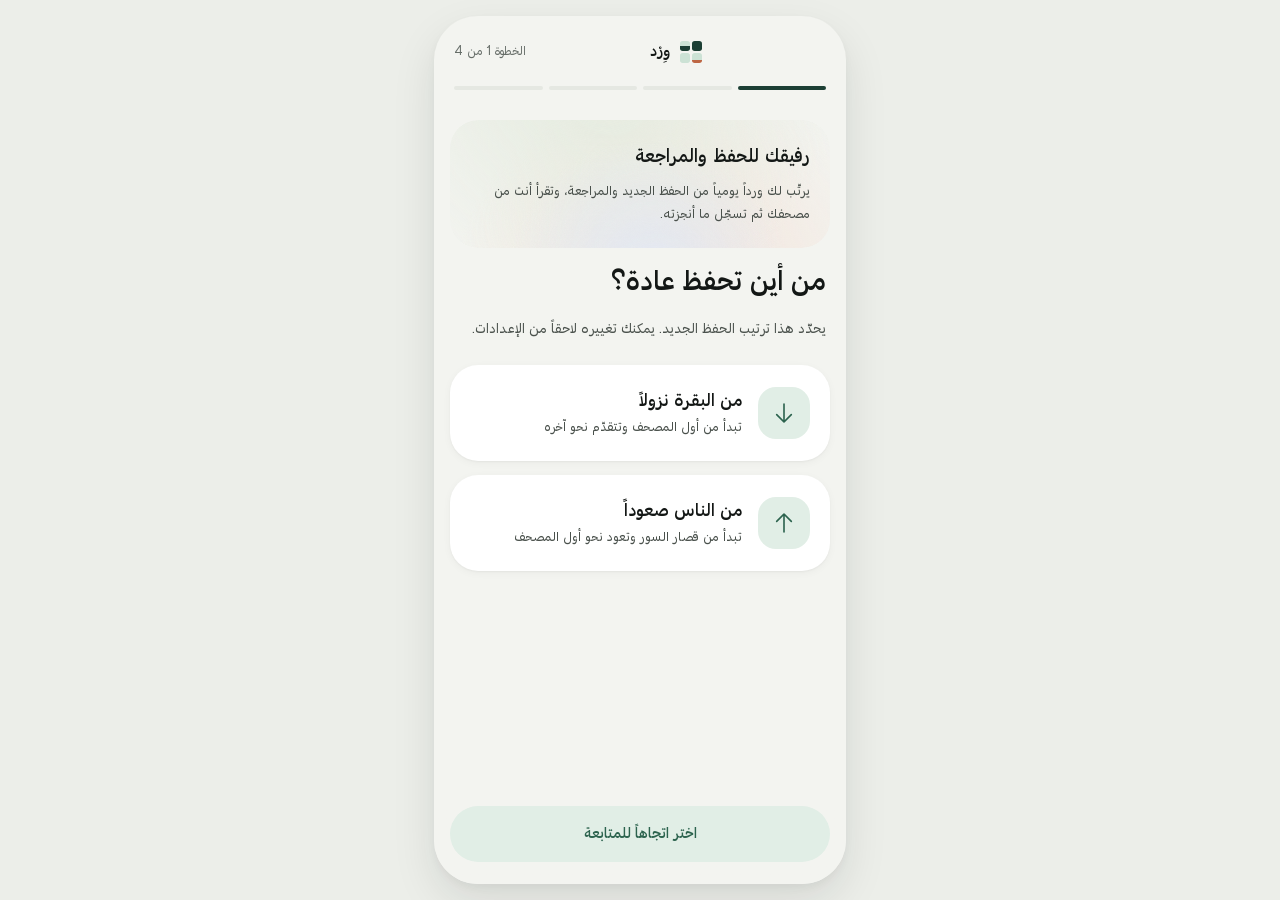
<file: index.html>
<!DOCTYPE html>
<html lang="ar" dir="rtl">
<head>
<meta charset="utf-8">
<meta name="viewport" content="width=device-width, initial-scale=1, viewport-fit=cover">
<meta name="theme-color" content="#F3F4F0">
<title>وِرْد</title>
<link rel="preload" href="fonts/BasisGrotesqueArabicPro-Regular.ttf" as="font" type="font/ttf" crossorigin>
<link rel="preload" href="fonts/BasisGrotesqueArabicPro-Medium.ttf" as="font" type="font/ttf" crossorigin>
<link rel="manifest" href="manifest.webmanifest">
<link rel="icon" href="assets/branding/svg/wird_icon_dark.svg" type="image/svg+xml">
<link rel="icon" href="assets/branding/png/favicon_32.png" sizes="32x32" type="image/png">
<link rel="apple-touch-icon" href="assets/branding/png/wird_icon_192.png">
<link rel="stylesheet" href="css/tokens.css">
<link rel="stylesheet" href="css/components.css">
</head>
<body>
<main id="app"></main>
<input id="file-in" type="file" accept="application/json,.json" hidden>
<script src="js/reference.js"></script>
<script src="js/format.js"></script>
<script src="js/model.js"></script>
<script src="js/viewmodel.js"></script>
<script src="js/knowledge.js"></script>
<script src="js/knowledge_mut.js"></script>
<script src="js/audiocheck.js"></script>
<script src="js/recordings.js"></script>
<script src="js/ui/icons.js"></script>
<script src="js/ui/components.js"></script>
<script src="js/screens/onboarding.js"></script>
<script src="js/screens/today.js"></script>
<script src="js/screens/memorized.js"></script>
<script src="js/screens/progress.js"></script>
<script src="js/screens/recite.js"></script>
<script src="js/screens/knowledge.js"></script>
<script src="js/screens/settings.js"></script>
<script src="js/screens/sheets.js"></script>
<script src="js/app.js"></script>
<script>if ('serviceWorker' in navigator) navigator.serviceWorker.register('sw.js').catch(() => {});</script>
</body>
</html>
</file>
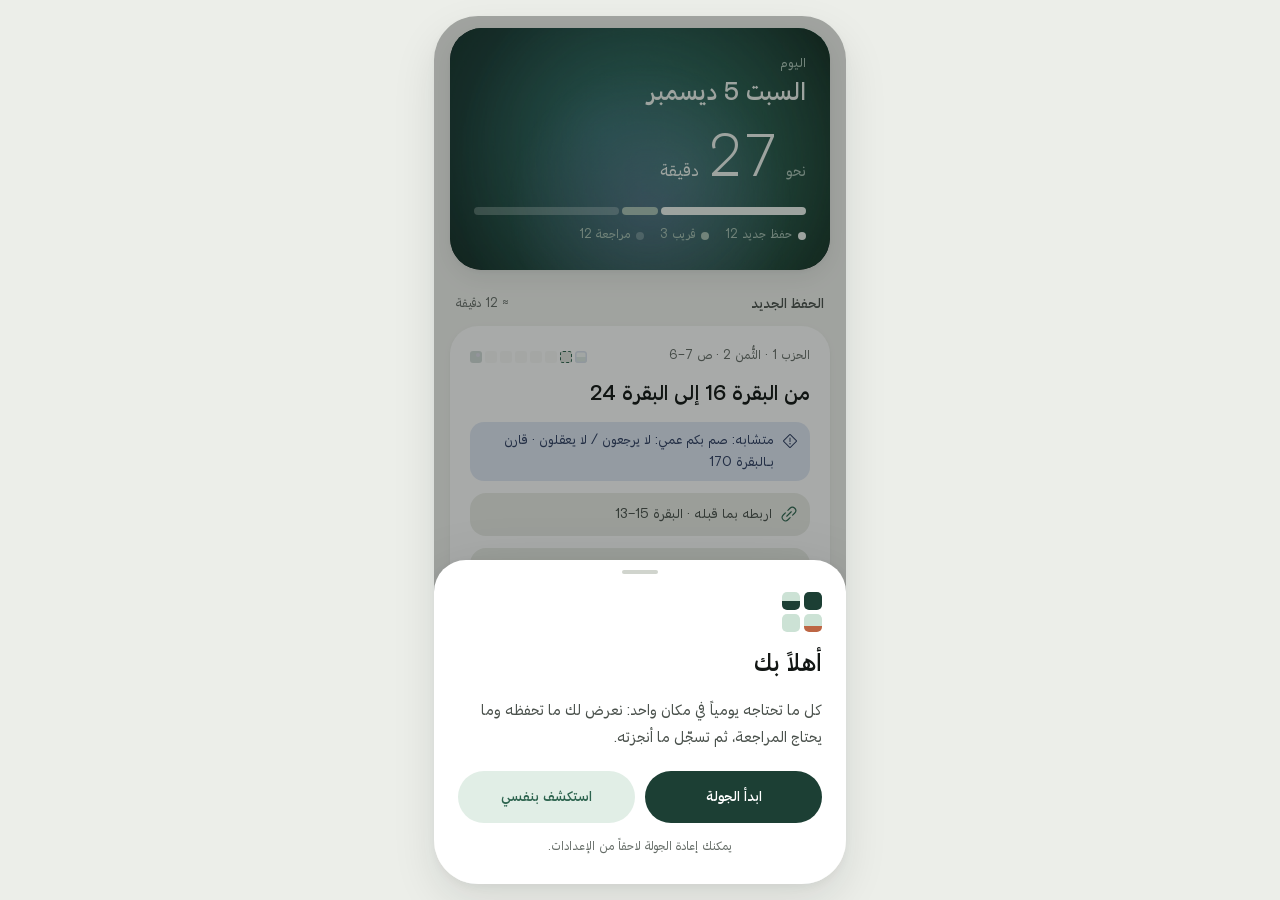
<file: preview-app.html>
<!DOCTYPE html>
<!-- DEVELOPMENT PREVIEW ONLY. Same markup and scripts as index.html, plus the preview
     storage adapter (js/preview/preview_repository.js) loaded between model.js and app.js. -->
<html lang="ar" dir="rtl">
<head>
<meta charset="utf-8">
<meta name="viewport" content="width=device-width, initial-scale=1, viewport-fit=cover">
<title>وِرْد · preview</title>
<link rel="icon" href="assets/branding/svg/wird_icon_dark.svg" type="image/svg+xml">
<link rel="icon" href="assets/branding/png/favicon_32.png" sizes="32x32" type="image/png">
<link rel="apple-touch-icon" href="assets/branding/png/wird_icon_192.png">
<link rel="preload" href="fonts/BasisGrotesqueArabicPro-Regular.ttf" as="font" type="font/ttf" crossorigin>
<link rel="preload" href="fonts/BasisGrotesqueArabicPro-Medium.ttf" as="font" type="font/ttf" crossorigin>
<link rel="stylesheet" href="css/tokens.css">
<link rel="stylesheet" href="css/components.css">
</head>
<body>
<main id="app"></main>
<input id="file-in" type="file" accept="application/json,.json" hidden>
<script src="js/reference.js"></script>
<script src="js/format.js"></script>
<script src="js/model.js"></script>
<script src="js/preview/preview_repository.js"></script>
<script src="js/viewmodel.js"></script>
<script src="js/knowledge.js"></script>
<script src="js/knowledge_mut.js"></script>
<script src="js/audiocheck.js"></script>
<script src="js/recordings.js"></script>
<script src="js/ui/icons.js"></script>
<script src="js/ui/components.js"></script>
<script src="js/screens/onboarding.js"></script>
<script src="js/screens/today.js"></script>
<script src="js/screens/memorized.js"></script>
<script src="js/screens/progress.js"></script>
<script src="js/screens/recite.js"></script>
<script src="js/screens/knowledge.js"></script>
<script src="js/screens/settings.js"></script>
<script src="js/screens/sheets.js"></script>
<script src="js/app.js"></script>
</body>
</html>
</file>
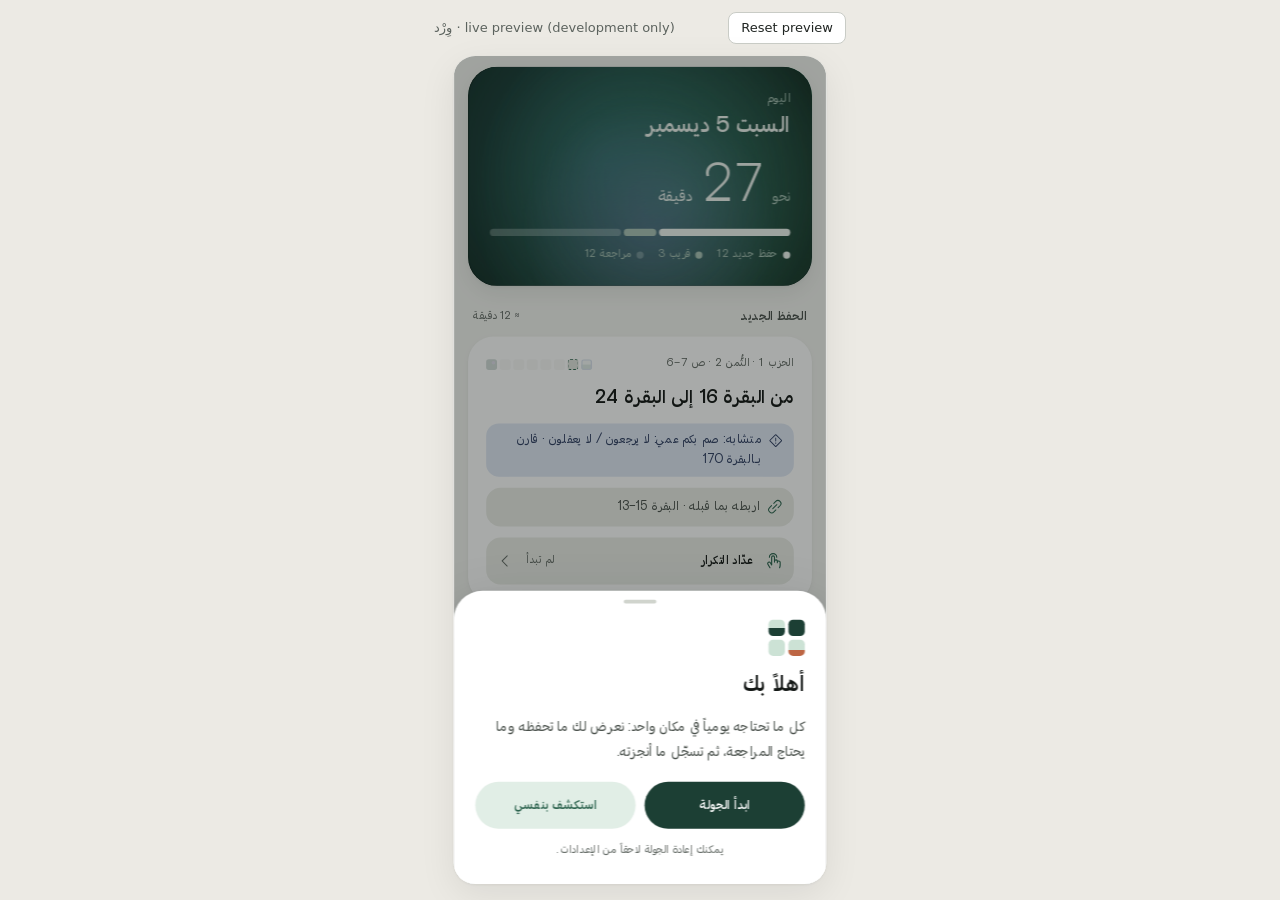
<file: preview.html>
<!DOCTYPE html>
<!-- DEVELOPMENT PREVIEW ONLY. Hosts the real app (preview-app.html) in one 412×915 viewport,
     with a Reset control outside the phone. Not part of the وِرْد UI. -->
<html lang="en">
<head>
<meta charset="utf-8">
<meta name="viewport" content="width=device-width, initial-scale=1">
<title>وِرْد · live preview</title>
<link rel="icon" href="assets/branding/svg/wird_icon_dark.svg" type="image/svg+xml">
<link rel="icon" href="assets/branding/png/favicon_32.png" sizes="32x32" type="image/png">
<style>
  :root { --bg: #ECEAE4; --ink: #202522; --muted: #5C635E; --line: #C9CCC6; }
  * { box-sizing: border-box; }
  html, body { margin: 0; height: 100%; }
  body { background: var(--bg); color: var(--ink); font: 13px/1.4 system-ui, sans-serif; display: flex; flex-direction: column; align-items: center; overflow: hidden; }
  .bar { flex: none; width: 412px; max-width: calc(100% - 32px); display: flex; align-items: center; justify-content: space-between; gap: 12px; padding: 12px 0; }
  .bar span { color: var(--muted); }
  .bar button { font: inherit; padding: 6px 12px; border-radius: 8px; border: 1px solid var(--line); background: #fff; color: var(--ink); cursor: pointer; }
  .bar button:hover { border-color: var(--muted); }
  .stage { flex: 1; min-height: 0; width: 100%; display: flex; justify-content: center; }
  .phone { width: 412px; height: 915px; border: 0; border-radius: 24px; background: #FAF9F6; box-shadow: 0 1px 3px rgba(0,0,0,.06), 0 12px 40px rgba(0,0,0,.08); transform-origin: top center; flex: none; }
</style>
</head>
<body>
<div class="bar"><span><span lang="ar">وِرْد</span> · live preview (development only)</span><button id="reset" type="button">Reset preview</button></div>
<div class="stage"><iframe class="phone" id="phone" src="preview-app.html" title="وِرْد"></iframe></div>
<script>
  const phone = document.getElementById('phone');
  // Keep the 412×915 viewport intact; scale it down only when the window is shorter.
  function fit() {
    const avail = window.innerHeight - 56 - 16, s = Math.min(1, avail / 915, (window.innerWidth - 32) / 412);
    phone.style.transform = s < 1 ? `scale(${s})` : '';
    phone.style.marginBottom = s < 1 ? `${-915 * (1 - s)}px` : '';
  }
  addEventListener('resize', fit);
  fit();
  document.getElementById('reset').addEventListener('click', () => {
    try { localStorage.removeItem('qurn-mm-preview'); } catch (e) { /* storage unavailable */ }
    phone.contentWindow.location.reload();
  });
</script>
</body>
</html>
</file>
<file: css/tokens.css>
/* QURN-MM Design System 1.0 — tokens (source: tokens.json in the design system package).
   Theme is always resolved to [data-theme="light"|"dark"] on <html> by applyTheme().
   [data-hc="on"] = high-contrast state colours; [data-cvd="on"] adds pattern cues for colour-vision deficiency. */

@font-face { font-family: 'Basis Arabic'; src: url('../fonts/BasisGrotesqueArabicPro-Light.ttf'); font-weight: 300; font-display: swap; }
@font-face { font-family: 'Basis Arabic'; src: url('../fonts/BasisGrotesqueArabicPro-Regular.ttf'); font-weight: 400; font-display: swap; }
@font-face { font-family: 'Basis Arabic'; src: url('../fonts/BasisGrotesqueArabicPro-Medium.ttf'); font-weight: 500; font-display: swap; }
@font-face { font-family: 'Basis Arabic'; src: url('../fonts/BasisGrotesqueArabicPro-Bold.ttf'); font-weight: 700; font-display: swap; }
@font-face { font-family: 'Plex'; src: url('../fonts/IBMPlexSansArabic-Regular.ttf'); font-weight: 400; font-display: swap; }
@font-face { font-family: 'Plex'; src: url('../fonts/IBMPlexSansArabic-Medium.ttf'); font-weight: 500; font-display: swap; }
@font-face { font-family: 'Plex'; src: url('../fonts/IBMPlexSansArabic-SemiBold.ttf'); font-weight: 600; font-display: swap; }

:root, [data-theme="light"] {
  color-scheme: light;
  --bg-base: #F3F4F0; --bg-subtle: #ECEEE9; --bg-elevated: #FFFFFF; --bg-strong: #15302A;
  --surface: #FFFFFF; --surface-subtle: #EBEDE7; --surface-raised: #FFFFFF; --surface-sunken: #E5E8E2; --surface-selected: #DDEDE4; --surface-strong: #15302A; --surface-brand: #1C3F34;
  --tx-1: #131715; --tx-2: #4A514C; --tx-3: #666D68; --tx-inv: #FFFFFF; --tx-dis: #A5AAA4; --tx-on-strong: #EDF4EF; --tx-on-strong-2: #A9C2B5;
  --bd-1: #E1E4DE; --bd-2: #D0D4CD; --bd-3: #959C96;
  --brand: #1C3F34; --brand-hover: #15302A; --brand-press: #0C1E1A; --brand-subtle: #E1EEE6; --brand-subtle-press: #CCE2D5; --on-brand: #FFFFFF; --brand-text: #2C634E; --clay-text: #A05236; --focus: #32767E;
  --f-mint: #D9F2E6; --f-aqua: #D8EEF0; --f-blue: #E0E8F5; --f-lav: #E7E5F4; --f-sage: #E3EADD; --f-clay: #F4E2D8;
  --i-mint: #1C5142; --i-aqua: #244C52; --i-blue: #303F63; --i-lav: #423B61; --i-sage: #384435; --i-clay: #693728;
  --m-empty: #E2E5DF; --m-strong: #234F40; --m-medium: #5E9A7E; --m-medium-bg: #D3E6DA; --m-weak: #BD6644; --m-weak-bg: #F3DED3; --m-due: #665C98; --m-recent: #4F72B0; --m-sel: #131715; --m-outline: transparent;
  --fb-success-fg: #1C5142; --fb-success-bg: #E0F2E8; --fb-success-bd: #B7DEC9; --fb-success-ic: #288063;
  --fb-warning-fg: #82422D; --fb-warning-bg: #F8E9E0; --fb-warning-bd: #EBC6B4; --fb-warning-ic: #BD6644;
  --fb-error-fg: #8A3324; --fb-error-bg: #F8E4DF; --fb-error-bd: #EDBFB4; --fb-error-ic: #B4462F;
  --fb-info-fg: #303F63; --fb-info-bg: #E3EAF6; --fb-info-bd: #C0D1EA; --fb-info-ic: #47629A;
  --g-mint: radial-gradient(120% 90% at 85% 0%, #CDEEDD 0%, rgba(205,238,221,0) 60%), radial-gradient(90% 80% at 10% 40%, #D4ECF1 0%, rgba(212,236,241,0) 65%), #F7F8F5;
  --g-sage: linear-gradient(180deg, #E1E9DA 0%, #F7F7F3 100%);
  --g-lav: radial-gradient(100% 100% at 100% 0%, #E4E1F5 0%, rgba(228,225,245,0) 70%), linear-gradient(180deg, #F4F4F8, #F6F7F5);
  --g-blue: linear-gradient(135deg, #D3F0E2 0%, #DAE4F5 100%);
  --g-deep: radial-gradient(120% 100% at 90% 0%, #2F6A55 0%, rgba(47,106,85,0) 60%), linear-gradient(160deg, #15302A 0%, #0C1E1A 100%);
  --g-clay: radial-gradient(110% 90% at 90% 0%, #F2D9CB 0%, rgba(242,217,203,0) 65%), #F7F5F1;
  --e1: 0 1px 2px rgba(20,32,26,.04), 0 2px 8px rgba(20,32,26,.04);
  --e2: 0 2px 4px rgba(20,32,26,.04), 0 8px 24px rgba(20,32,26,.07);
  --e3: 0 4px 8px rgba(20,32,26,.04), 0 18px 44px rgba(20,32,26,.10);
  --eo: 0 28px 72px rgba(12,24,18,.20), 0 4px 12px rgba(12,24,18,.06);
  --scrim: rgba(14,22,18,.36); --hl: inset 0 0 0 0 transparent;
  --skel: #E4E7E1; --skel-hi: #F0F2EE;
  --rk-error: #B4462F; --rk-omitted: #665C98; --rk-hes: #F8E9E0; /* recite.mark.* */
}

[data-theme="dark"] {
  color-scheme: dark;
  --bg-base: #0E1311; --bg-subtle: #121815; --bg-elevated: #19201D; --bg-strong: #1D3A30;
  --surface: #161D1A; --surface-subtle: #131916; --surface-raised: #1E2622; --surface-sunken: #0A0E0C; --surface-selected: #1F3A30; --surface-strong: #1D3A30; --surface-brand: #24493C;
  --tx-1: #ECF0ED; --tx-2: #B3BCB6; --tx-3: #8D9791; --tx-inv: #0E1311; --tx-dis: #4E5853; --tx-on-strong: #ECF3EE; --tx-on-strong-2: #A3C0B2;
  --bd-1: #212A26; --bd-2: #2D3833; --bd-3: #5A6860;
  --brand: #8FD1B3; --brand-hover: #A3DCC2; --brand-press: #76BD9D; --brand-subtle: #1D332A; --brand-subtle-press: #264337; --on-brand: #0C1E1A; --brand-text: #8FD1B3; --clay-text: #E3A383; --focus: #82C7CC;
  --f-mint: #173128; --f-aqua: #162D30; --f-blue: #1A2335; --f-lav: #211F33; --f-sage: #1D241B; --f-clay: #2E1E17;
  --i-mint: #A9E6CB; --i-aqua: #AEDDE0; --i-blue: #C0D1EA; --i-lav: #D2CEE9; --i-sage: #CBD8C3; --i-clay: #EBC6B4;
  --m-empty: #232B27; --m-strong: #7CC4A3; --m-medium: #3E7D62; --m-medium-bg: #1B3128; --m-weak: #D58A64; --m-weak-bg: #3A2720; --m-due: #ABA3E6; --m-recent: #8EB0EA; --m-sel: #ECF0ED; --m-outline: transparent;
  --fb-success-fg: #A9E6CB; --fb-success-bg: #15302A; --fb-success-bd: #24493C; --fb-success-ic: #7BD4AE;
  --fb-warning-fg: #EBC6B4; --fb-warning-bg: #2E1E17; --fb-warning-bd: #4F3226; --fb-warning-ic: #DEA488;
  --fb-error-fg: #F0B9AC; --fb-error-bg: #331A16; --fb-error-bd: #55291F; --fb-error-ic: #E58C77;
  --fb-info-fg: #C0D1EA; --fb-info-bg: #19223A; --fb-info-bd: #2B3A5C; --fb-info-ic: #9AB5DC;
  --g-mint: radial-gradient(120% 90% at 85% 0%, #1B3F33 0%, rgba(27,63,51,0) 60%), radial-gradient(90% 80% at 10% 40%, #17343A 0%, rgba(23,52,58,0) 65%), #121815;
  --g-sage: linear-gradient(180deg, #1C241B 0%, #0E1311 100%);
  --g-lav: radial-gradient(100% 100% at 100% 0%, #262240 0%, rgba(38,34,64,0) 70%), #0E1311;
  --g-blue: linear-gradient(135deg, #173128 0%, #1A2335 100%);
  --g-deep: radial-gradient(120% 100% at 90% 0%, #2B5C4A 0%, rgba(43,92,74,0) 60%), linear-gradient(160deg, #173229 0%, #0B1613 100%);
  --g-clay: radial-gradient(110% 90% at 90% 0%, #3A2419 0%, rgba(58,36,25,0) 65%), #0E1311;
  --e1: 0 1px 2px rgba(0,0,0,.30); --e2: 0 8px 24px rgba(0,0,0,.36); --e3: 0 18px 44px rgba(0,0,0,.46); --eo: 0 28px 72px rgba(0,0,0,.62);
  --scrim: rgba(0,0,0,.56); --hl: inset 0 1px 0 rgba(255,255,255,.045);
  --skel: #1E2622; --skel-hi: #28312C;
  --rk-error: #E58C77; --rk-omitted: #ABA3E6; --rk-hes: #2E1E17;
}

/* High-contrast state colours: an outline on every map cell and deeper markers. */
[data-hc="on"] { --m-outline: #131715; --m-empty: #FFFFFF; --m-due: #3F3580; --m-recent: #2A4E96; --m-medium: #3F7A60; --m-weak: #9A4A2C; }
[data-hc="on"][data-theme="dark"] { --m-outline: #ECF0ED; --m-empty: #0E1311; --m-due: #C9C3F5; --m-recent: #B3CBF3; --m-medium: #5FA585; --m-weak: #EBA27C; }

:root {
  --font: 'Basis Arabic', 'Plex', sans-serif;
  --latin: 'Plex', sans-serif;
  --r-xs: 4px; --r-s: 10px; --r-m: 16px; --r-l: 20px; --r-xl: 28px; --r-xxl: 36px;
  --ease: cubic-bezier(.2, 0, 0, 1); --ease-emph: cubic-bezier(.32, .72, 0, 1); --ease-exit: cubic-bezier(.4, 0, 1, 1);
  --t-instant: 90ms; --t-fast: 160ms; --t-std: 240ms; --t-emph: 360ms; --t-slow: 600ms;
}
</file>
<file: css/components.css>
/* QURN-MM components. Every screen is built from these classes; screens add no colours or
   type sizes of their own. Measurements follow the design-system and app-frame specs. */

* { box-sizing: border-box; -webkit-tap-highlight-color: transparent; }
html, body { margin: 0; height: 100%; }
body { background: var(--bg-base); color: var(--tx-1); font-family: var(--font); font-size: 16px; line-height: 1.6; -webkit-font-smoothing: antialiased; overflow: hidden; transition: background-color 320ms var(--ease); }
button, input, select { font: inherit; color: inherit; }
button { border: 0; background: none; padding: 0; cursor: pointer; text-align: inherit; }
button:disabled { cursor: default; }
:focus-visible { outline: 2px solid var(--focus); outline-offset: 2px; }
.ic { display: inline-block; flex: none; vertical-align: middle; }
.latin { font-family: var(--latin); }
.num { font-variant-numeric: tabular-nums; }
.iso { unicode-bidi: isolate; }
[hidden] { display: none !important; }
@media (prefers-reduced-motion: reduce) { * { animation-duration: 1ms !important; transition-duration: 1ms !important; } .aurora i, .mic-stage .dot::after, .mic .go.rec { animation: none !important; } }
[data-motion="reduced"] * { animation: none !important; transition: none !important; }

/* ---- App shell ------------------------------------------------------------------------------ */
/* Installed as a PWA on a notched phone (viewport-fit=cover), keep clear of the system bars.
   Inside the Android shell the WebView sits inside the bars already, so these are 0. */
html { --sa-b: env(safe-area-inset-bottom, 0px); }
body { padding: env(safe-area-inset-top, 0px) env(safe-area-inset-right, 0px) 0 env(safe-area-inset-left, 0px); box-sizing: border-box; }
#app { position: relative; width: 100%; max-width: 640px; height: 100%; margin: 0 auto; overflow: hidden; background: var(--bg-base); }
/* Desktop browsers only: show the app in a phone-sized frame. Never in the Android app (tablets, foldables). */
@media (min-width: 520px) and (min-height: 700px) {
  html:not(.native) body { display: flex; align-items: center; justify-content: center; background: var(--bg-subtle); }
  html:not(.native) #app { max-width: 412px; height: min(915px, calc(100% - 32px)); border-radius: 44px; box-shadow: var(--e3); }
}
.scroller { position: absolute; inset: 0; overflow-y: auto; overflow-x: hidden; scrollbar-width: none; padding-top: 12px; padding-bottom: calc(116px + var(--sa-b)); overscroll-behavior: contain; }
.scroller::-webkit-scrollbar { display: none; }
.scroller.with-cta { padding-bottom: calc(190px + var(--sa-b)); }
.scroller.onb { padding-bottom: calc(132px + var(--sa-b)); }
.page { display: flex; flex-direction: column; gap: 18px; padding: 0 16px; }
.page.tight { gap: 10px; }
.page.loose { gap: 22px; }
.enter-push { animation: pushIn var(--t-emph) var(--ease); }
.enter-pop { animation: popIn var(--t-emph) var(--ease); }
.enter-fade { animation: fade var(--t-std) var(--ease); }
@keyframes pushIn { from { opacity: 0; transform: translateX(-24px); } }
@keyframes popIn { from { opacity: 0; transform: translateX(24px); } }
@keyframes fade { from { opacity: 0; } }
@keyframes sheetIn { from { transform: translateY(48px); opacity: 0; } }

/* ---- Type --------------------------------------------------------------------------------- */
.h1 { margin: 0; padding: 0 4px; font-size: 32px; font-weight: 500; line-height: 1.3; }
.h-onb { margin: 0; padding: 0 4px; font-size: 30px; font-weight: 500; line-height: 1.35; }
.t-title-l { font-size: 22px; font-weight: 500; line-height: 1.4; }
.t-title { font-size: 20px; font-weight: 500; line-height: 1.4; }
.t-title-m { font-size: 18px; font-weight: 500; line-height: 1.4; }
.t-title-s { font-size: 16px; font-weight: 500; line-height: 1.45; }
.t-body { font-size: 16px; line-height: 1.7; color: var(--tx-2); text-wrap: pretty; }
.t-body-s { font-size: 14px; line-height: 1.65; color: var(--tx-2); text-wrap: pretty; }
.t-meta { font-size: 13px; color: var(--tx-3); }
.t-cap { font-size: 12px; color: var(--tx-3); }
.t-2 { color: var(--tx-2); } .t-3 { color: var(--tx-3); } .t-brand { color: var(--brand-text); }
.lede { padding: 0 6px; font-size: 15px; color: var(--tx-2); text-wrap: pretty; }
.foot-note { padding: 0 6px; font-size: 13px; color: var(--tx-3); text-wrap: pretty; }
.metric { display: flex; align-items: baseline; gap: 8px; }
.metric .n { font-weight: 300; line-height: 1; letter-spacing: -1px; font-variant-numeric: tabular-nums; }
.metric .u { font-size: 17px; font-weight: 500; }
.rl { font-weight: 300; color: var(--tx-3); }

/* ---- Section header ----------------------------------------------------------------------- */
.sec { display: flex; flex-direction: column; gap: 10px; }
.sec-h { display: flex; align-items: center; justify-content: space-between; gap: 8px; padding: 0 6px; min-height: 24px; }
.sec-h > :first-child { font-size: 15px; font-weight: 500; color: var(--tx-2); }
.sec-h .meta { font-size: 13px; color: var(--tx-3); }
.sec-h .act { height: 40px; color: var(--brand-text); font-size: 14px; font-weight: 500; }

/* ---- Cards -------------------------------------------------------------------------------- */
.card { background: var(--surface); border-radius: var(--r-xl); padding: 20px; display: flex; flex-direction: column; gap: 12px; box-shadow: var(--e1), var(--hl); }
.card.r24 { border-radius: 24px; } .card.r22 { border-radius: 22px; } .card.p16 { padding: 16px; } .card.p18 { padding: 18px; } .card.p24 { padding: 24px; }
.card.flat { box-shadow: none; } .card.subtle { background: var(--surface-subtle); box-shadow: none; }
.card.lav-soft { background: var(--g-lav); box-shadow: none; }
/* Personal note on a thumun: one quiet line, clamped to two. */
.note-line { display: flex; align-items: flex-start; gap: 8px; padding: 8px 12px; border-radius: 14px; background: var(--f-lav); color: var(--i-lav); font-size: 14px; line-height: 1.55; }
.note-line .ic { flex: none; margin-top: 3px; }
.note-line span { display: -webkit-box; -webkit-line-clamp: 2; -webkit-box-orient: vertical; overflow: hidden; overflow-wrap: anywhere; }
textarea.field { height: auto; min-height: 132px; resize: vertical; line-height: 1.7; padding-top: 12px; padding-bottom: 12px; }
/* Recorder: a big timer and one main control. */
.mic { display: flex; flex-direction: column; align-items: center; gap: 14px; padding: 8px 0 4px; }
.mic .time { font-size: 44px; font-weight: 300; font-variant-numeric: tabular-nums; line-height: 1; }
.mic .go { width: 84px; height: 84px; border-radius: 50%; display: grid; place-items: center; background: var(--brand); color: var(--on-brand); box-shadow: var(--e2); }
.mic .go.rec { background: var(--fb-error-ic); animation: micPulse 1.4s ease-in-out infinite; }
@keyframes micPulse { 50% { box-shadow: 0 0 0 12px color-mix(in oklab, var(--fb-error-ic) 18%, transparent); } }
.clip { display: flex; align-items: center; gap: 10px; min-height: 52px; }
.clip .tx { flex: 1; display: flex; flex-direction: column; min-width: 0; }
button.card { width: 100%; text-align: right; transition: transform var(--t-instant) var(--ease); }
button.card:active { transform: scale(.985); }
.hero { border-radius: 32px; padding: 24px; display: flex; flex-direction: column; gap: 18px; box-shadow: var(--e1), var(--hl); }
.hero.deep { background: var(--g-deep); color: var(--tx-on-strong); box-shadow: var(--e2); }
.hero.mint { background: var(--g-mint); } .hero.lav { background: var(--g-lav); } .hero.sage { background: var(--g-sage); }
.hero.blue { background: var(--g-blue); } .hero.clay { background: var(--g-clay); }
.hero.deep .t-on-2 { color: var(--tx-on-strong-2); }
.card-head { display: flex; align-items: center; justify-content: space-between; gap: 10px; }
.card-head .k { font-size: 14px; color: var(--tx-2); }
.mini-stat { background: var(--surface-subtle); border-radius: 16px; padding: 12px; display: flex; flex-direction: column; gap: 4px; }
.mini-stat .k { display: flex; align-items: center; gap: 6px; font-size: 13px; color: var(--tx-2); }
.mini-stat .v { display: flex; align-items: baseline; gap: 4px; }
.mini-stat .v b { font-size: 24px; font-weight: 500; } .mini-stat .v span { font-size: 12px; color: var(--tx-3); }
.tile { background: var(--surface); border-radius: 22px; padding: 16px; display: flex; flex-direction: column; box-shadow: var(--e1); }
.tile b { font-size: 28px; font-weight: 500; line-height: 1.3; } .tile span { font-size: 13px; color: var(--tx-2); }
.grid2 { display: grid; grid-template-columns: repeat(2, minmax(0, 1fr)); gap: 10px; }
.grid3 { display: grid; grid-template-columns: repeat(3, minmax(0, 1fr)); gap: 10px; }
.inset-panel { padding: 14px 16px; border-radius: 20px; background: var(--surface-subtle); display: flex; flex-direction: column; gap: 2px; }
.icon-box { width: 40px; height: 40px; border-radius: 14px; background: var(--brand-subtle); color: var(--brand-text); display: grid; place-items: center; flex: none; }
.icon-box.l { width: 48px; height: 48px; } .icon-box.xl { width: 52px; height: 52px; border-radius: 18px; }
.icon-box.lav { background: var(--surface); color: var(--i-lav); } .icon-box.clay { background: var(--f-clay); color: var(--i-clay); }
.icon-box.solid { background: var(--brand); color: var(--on-brand); } .icon-box.sunken { background: var(--surface-sunken); color: var(--tx-2); }

/* ---- Grouped list + rows ------------------------------------------------------------------ */
.group { display: flex; flex-direction: column; gap: 1px; border-radius: 24px; overflow: hidden; background: var(--bd-1); box-shadow: var(--e1); }
.row { width: 100%; display: flex; flex-direction: row; align-items: center; gap: 14px; padding: 14px 16px; background: var(--surface); text-align: right; min-height: 60px; transition: background var(--t-instant) var(--ease); }
button.row:active, button.row.pressable:active { background: var(--surface-subtle); }
.row.set { min-height: 68px; padding: 12px 16px; }
.row.top { align-items: flex-start; }
.row .tx { flex: 1; min-width: 0; display: flex; flex-direction: column; gap: 2px; }
.row .tx > .l { font-size: 16px; font-weight: 500; }
.row .tx > .s { font-size: 13px; color: var(--tx-2); }
.row .tx > .c { font-size: 12px; color: var(--tx-3); }
.row .end { font-size: 13px; color: var(--tx-3); white-space: nowrap; }
.chev { color: var(--tx-3); flex: none; }

/* ---- Buttons ------------------------------------------------------------------------------ */
.btn { height: 52px; padding: 0 20px; border-radius: 999px; font-size: 15px; font-weight: 500; display: inline-flex; align-items: center; justify-content: center; gap: 8px; transition: background var(--t-fast) var(--ease), transform var(--t-instant) var(--ease), color var(--t-fast); white-space: nowrap; }
.btn.l { height: 56px; font-size: 16px; } .btn.s { height: 44px; font-size: 14px; padding: 0 16px; } .btn.xs { height: 40px; font-size: 14px; padding: 0 14px; }
.btn.full { width: 100%; } .btn.flex { flex: 1; min-width: 0; }
.btn:active:not(:disabled) { transform: scale(.98); }
.btn.primary { background: var(--brand); color: var(--on-brand); }
.btn.primary:active:not(:disabled) { background: var(--brand-press); }
.btn.tonal, .btn.pending { background: var(--brand-subtle); color: var(--brand-text); }
.btn.tonal:active:not(:disabled) { background: var(--brand-subtle-press); }
.btn.outline { background: transparent; box-shadow: inset 0 0 0 1px var(--bd-2); color: var(--tx-1); }
.btn.outline:active:not(:disabled) { background: var(--surface-sunken); }
.btn.raised { background: var(--surface-raised); box-shadow: var(--e1), inset 0 0 0 1px var(--bd-2); color: var(--tx-1); }
.btn.ghost { background: transparent; color: var(--tx-2); }
.btn.link { background: transparent; color: var(--brand-text); padding: 0 8px; height: 48px; }
.btn.danger { background: var(--fb-error-ic); color: var(--tx-inv); }
.btn.on-surface { background: var(--surface); color: var(--tx-1); }
.btn:disabled { opacity: .55; }
.btn-row { display: flex; gap: 10px; }
.btn-row.wrap { flex-wrap: wrap; gap: 8px; }
.iconbtn { width: 48px; height: 48px; border-radius: 999px; display: grid; place-items: center; flex: none; transition: background var(--t-instant); }
.iconbtn.surface { background: var(--surface); box-shadow: var(--e1), var(--hl); }
.iconbtn.subtle { background: var(--surface-subtle); }
.iconbtn:active { background: var(--surface-sunken); }

/* ---- Controls ----------------------------------------------------------------------------- */
.seg { display: flex; gap: 2px; padding: 4px; border-radius: 999px; background: var(--surface-sunken); }
.seg button { flex: 1; min-width: 0; display: flex; align-items: center; justify-content: center; height: 40px; padding: 0 6px; border-radius: 999px; font-size: 14px; color: var(--tx-2); white-space: nowrap; transition: all 200ms var(--ease); }
.seg.h44 button { height: 44px; }
.seg button.on { background: var(--surface-raised); color: var(--tx-1); font-weight: 500; box-shadow: var(--e1), var(--hl); }
.picks { display: flex; gap: 8px; }
.picks.grid2 { display: grid; grid-template-columns: 1fr 1fr; }
.pick { flex: 1; min-width: 0; min-height: 48px; padding: 6px 8px; border-radius: 16px; display: flex; align-items: center; justify-content: center; gap: 6px; font-size: 15px; background: var(--surface); box-shadow: inset 0 0 0 1px var(--bd-2); color: var(--tx-1); transition: all var(--t-fast) var(--ease); }
.pick.on { background: var(--surface-selected); box-shadow: inset 0 0 0 2px var(--brand-text); font-weight: 500; }
.radio-row { width: 100%; display: flex; align-items: center; gap: 14px; min-height: 64px; padding: 14px 18px; border-radius: 20px; text-align: right; background: var(--surface); box-shadow: var(--e1), var(--hl); transition: all var(--t-fast); }
.radio-row.on { background: var(--surface-selected); box-shadow: inset 0 0 0 2px var(--brand-text); }
.radio-row .tx { flex: 1; display: flex; flex-direction: column; }
.radio-row .tx .l { font-size: 16px; font-weight: 500; } .radio-row .tx .s { font-size: 13px; color: var(--tx-3); }
.radio { width: 24px; height: 24px; border-radius: 99px; flex: none; display: grid; place-items: center; box-shadow: inset 0 0 0 2px var(--bd-3); }
.radio::after { content: ''; width: 12px; height: 12px; border-radius: 99px; background: var(--brand-text); opacity: 0; transition: opacity var(--t-fast); }
.on > .radio { box-shadow: inset 0 0 0 2px var(--brand-text); } .on > .radio::after { opacity: 1; }
.big-choice { width: 100%; display: flex; align-items: center; gap: 16px; padding: 20px; min-height: 96px; border-radius: 28px; text-align: right; background: var(--surface); box-shadow: var(--e1), var(--hl); transition: all 180ms; }
.big-choice .icon-box { width: 52px; height: 52px; border-radius: 18px; }
.big-choice.on { background: var(--surface-selected); box-shadow: inset 0 0 0 2px var(--brand-text); }
.big-choice.on .icon-box { background: var(--brand); color: var(--on-brand); }
.switch { position: relative; width: 52px; height: 32px; border-radius: 999px; flex: none; background: var(--surface-sunken); box-shadow: inset 0 0 0 1.5px var(--bd-3); transition: background 200ms; }
.switch::after { content: ''; position: absolute; top: 4px; right: 4px; width: 24px; height: 24px; border-radius: 99px; background: var(--bd-3); transition: right 200ms var(--ease), background 200ms; }
.switch.on { background: var(--brand); box-shadow: none; } .switch.on::after { right: 24px; background: var(--on-brand); }
.chk { width: 26px; height: 26px; border-radius: 8px; display: grid; place-items: center; flex: none; box-shadow: inset 0 0 0 1.5px var(--bd-3); color: var(--on-brand); transition: all 140ms; }
.chk.on, .chk.part { background: var(--brand); box-shadow: none; }
.stepper-big { display: flex; align-items: center; gap: 24px; }
.stepper-big .iconbtn { width: 56px; height: 56px; background: var(--brand-subtle); color: var(--brand-text); }
.stepper-big .iconbtn:disabled { opacity: .4; }
.stepper-big .v { display: flex; flex-direction: column; align-items: center; min-width: 96px; }
.stepper-big .v b { font-size: 64px; font-weight: 300; line-height: 1; } .stepper-big .v span { font-size: 14px; color: var(--tx-2); }
.stepper-s { display: flex; align-items: center; gap: 8px; }
.stepper-s .iconbtn { background: var(--brand-subtle); color: var(--brand-text); }
.stepper-s .iconbtn:disabled { opacity: .4; }
.stepper-s .v { min-width: 36px; text-align: center; font-size: 24px; font-weight: 500; }
.chips { display: flex; flex-wrap: wrap; gap: 8px; }
.chip-btn { height: 44px; padding: 0 14px; border-radius: 14px; font-size: 14px; background: var(--surface); box-shadow: inset 0 0 0 1px var(--bd-2); transition: all var(--t-fast); }
.chip-btn.on { background: var(--surface-selected); box-shadow: inset 0 0 0 2px var(--brand-text); font-weight: 500; }
.chip-btn.solid.on { background: var(--brand); color: var(--on-brand); box-shadow: none; }
.chip-sugg { height: 40px; padding: 0 16px; border-radius: 999px; background: var(--surface); box-shadow: inset 0 0 0 1px var(--bd-2); font-size: 14px; }
.chip-filter { display: flex; align-items: center; gap: 8px; height: 40px; padding: 0 14px; border-radius: 999px; flex: none; font-size: 14px; background: var(--surface); box-shadow: inset 0 0 0 1px var(--bd-2); }
.chip-filter.on { background: var(--surface-strong); color: var(--tx-on-strong); font-weight: 500; box-shadow: none; }
.chip-filter .n { opacity: .7; font-size: 12px; }
.hscroll { display: flex; gap: 8px; overflow-x: auto; scrollbar-width: none; margin: 0 -16px; padding: 2px 16px; }
.hscroll::-webkit-scrollbar { display: none; }
.field { width: 100%; height: 56px; border-radius: 16px; padding: 0 16px; border: 0; background: var(--surface); box-shadow: inset 0 0 0 1px var(--bd-2); font-size: 16px; }
.field:focus { outline: none; box-shadow: inset 0 0 0 2px var(--brand-text); }
.search { display: flex; align-items: center; gap: 10px; height: 56px; padding: 0 18px 0 8px; border-radius: 999px; background: var(--surface); box-shadow: var(--e1), inset 0 0 0 1.5px var(--brand-text); }
.search input { flex: 1; min-width: 0; border: 0; outline: 0; background: transparent; font-size: 16px; height: 100%; }

/* ---- Status chip (display only, r10, carries the mini state symbol) ----------------------- */
.st-chip { display: inline-flex; align-items: center; gap: 6px; height: 28px; padding: 0 10px; border-radius: 10px; font-size: 12px; font-weight: 500; line-height: 18px; white-space: nowrap; flex: none; }
.st-chip.strong { background: var(--brand-subtle); color: var(--brand-text); }
.st-chip.medium { background: var(--f-sage); color: var(--i-sage); }
.st-chip.weak { background: var(--f-clay); color: var(--i-clay); }
.st-chip.due { background: var(--f-lav); color: var(--i-lav); }
.st-chip.recent { background: var(--f-blue); color: var(--i-blue); }
.st-chip.learning, .st-chip.none, .st-chip.unknown, .st-chip.neutral { background: var(--surface-sunken); color: var(--tx-2); }
.tag { display: inline-flex; align-items: center; height: 28px; padding: 0 10px; border-radius: 10px; font-size: 12px; font-weight: 500; flex: none; }
.tag.clay { background: var(--f-clay); color: var(--i-clay); } .tag.sunken { background: var(--surface-sunken); }
.tag.warn { background: var(--fb-warning-bg); color: var(--fb-warning-fg); font-weight: 400; font-size: 13px; height: auto; padding: 4px 10px; }

/* ---- Thumun cell: two channels (design system §19, §21) ----------------------------------
   Strength = fill from the bottom like a water level (never mirrored): strong 100%, medium 50%,
   weak 34% (clay), unassessed = outline only. Timing = a marker on top: recent → inner blue ring,
   due → lavender dot in the top start corner. Learning = dashed outline. Size via --sz. */
.cell { --sz: 12px; --r: 3px; position: relative; display: block; width: var(--sz); height: var(--sz); aspect-ratio: 1; border-radius: var(--r); background: var(--m-empty); overflow: hidden; flex: none; box-shadow: inset 0 0 0 1px var(--m-outline); transition: opacity 200ms; }
.cell.fluid { width: 100%; height: auto; }
.cell::before { content: ''; position: absolute; left: 0; right: 0; bottom: 0; height: 0; background: var(--m-medium); }
.cell.s-S { background: var(--m-strong); }
.cell.s-M { background: var(--m-medium-bg); } .cell.s-M::before { height: 50%; background: var(--m-medium); }
.cell.s-W { background: var(--m-weak-bg); } .cell.s-W::before { height: 34%; background: var(--m-weak); }
.cell.s-U { background: var(--surface); box-shadow: inset 0 0 0 1px var(--bd-3); }
.cell.s-L { outline: 1.5px dashed var(--brand-text); outline-offset: -1.5px; }
.cell .ring { position: absolute; inset: 0; border-radius: var(--r); box-shadow: inset 0 0 0 var(--ring, 1.5px) var(--m-recent); }
.cell .dot { position: absolute; top: var(--dot-o, 2px); inset-inline-start: var(--dot-o, 2px); width: var(--dot, 4px); height: var(--dot, 4px); border-radius: 99px; background: var(--m-due); }
.cell.dim { opacity: .2; }
.cell.sel { box-shadow: 0 0 0 1.5px var(--bg-base), 0 0 0 3.5px var(--m-sel); }
[data-cvd="on"] .cell.s-W::before { background: repeating-linear-gradient(135deg, var(--m-weak) 0 2px, var(--m-weak-bg) 2px 4px); }
[data-cvd="on"] .cell.s-M::before { background: repeating-linear-gradient(0deg, var(--m-medium) 0 2px, transparent 2px 3px); }
.cells8 { display: flex; gap: 3px; }
.cells-grid { display: grid; gap: 3px; width: 100%; }
.cells-grid.c8 { grid-template-columns: repeat(8, minmax(0, 1fr)); } .cells-grid.c4 { grid-template-columns: repeat(4, minmax(0, 1fr)); }
.cells-grid.c20 { grid-template-columns: repeat(20, minmax(0, 1fr)); } .cells-grid.g6 { gap: 6px; }
.dist { display: flex; gap: 2px; height: 10px; }
.dist span { min-width: 3px; border-radius: 99px; }
.dist.h6 { height: 6px; } .dist.h14 { height: 14px; } .dist.h20 { height: 20px; }
.legend { display: flex; flex-wrap: wrap; gap: 8px 14px; padding: 14px 16px; border-radius: 22px; background: var(--surface-subtle); }
.legend span { display: flex; align-items: center; gap: 6px; font-size: 12px; color: var(--tx-2); }
.cov { display: grid; grid-template-rows: repeat(8, auto); grid-auto-flow: column; grid-auto-columns: minmax(0, 1fr); gap: 1.5px; width: 100%; }
.cov i { aspect-ratio: 1; border-radius: 1.5px; background: var(--m-empty); }
.cov i.k-strong { background: var(--m-strong); } .cov i.k-medium { background: var(--m-medium); } .cov i.k-weak { background: var(--m-weak); }
.cov i.k-due { background: color-mix(in oklab, var(--m-due) 50%, var(--surface)); } .cov i.k-recent { background: var(--m-recent); }
.cov i.k-learning { background: repeating-linear-gradient(135deg, var(--brand-text) 0 2px, transparent 2px 5px); }
.hero.deep .cov i { background: rgba(255,255,255,.08); } .hero.deep .cov i.on { background: var(--tx-on-strong-2); }
.k-strong { --k: var(--m-strong); } .k-medium { --k: var(--m-medium); } .k-weak { --k: var(--m-weak); }
.k-due { --k: color-mix(in oklab, var(--m-due) 50%, var(--surface)); } .k-recent { --k: var(--m-recent); }
.k-learning { --k: repeating-linear-gradient(135deg, var(--brand-text) 0 2px, transparent 2px 5px); } .k-none { --k: var(--m-empty); }
.dist span, .bar-k { background: var(--k); }
.days30 { display: grid; grid-template-columns: repeat(15, minmax(0, 1fr)); gap: 4px; width: 100%; }
.days30 i, .cal i { aspect-ratio: 1; border-radius: 6px; background: var(--m-empty); }
.days30 i.hi, .cal i.hi { background: var(--m-strong); } .days30 i.lo, .cal i.lo { background: var(--m-medium); }
.days30 i.today, .cal i.today { box-shadow: 0 0 0 1.5px var(--bg-base), 0 0 0 3px var(--tx-2); }
.cal { display: grid; grid-template-columns: repeat(7, minmax(0, 1fr)); gap: 6px; }
.cal .wd { font-size: 12px; color: var(--tx-3); text-align: center; }
.cal i { display: grid; place-items: center; font-size: 12px; font-style: normal; border-radius: 10px; color: var(--tx-3); }
.cal i.hi { color: var(--on-brand); } .cal i.lo { color: var(--tx-on-strong); } .cal i.pad { background: none; }
[data-theme="dark"] .cal i.hi, [data-theme="dark"] .cal i.lo { color: var(--tx-inv); }
.juzbars { display: flex; align-items: flex-end; gap: 3px; height: 96px; }
.juzbars span { flex: 1; border-radius: 4px; background: var(--m-empty); }
.juzbars span.full { background: var(--m-strong); } .juzbars span.part { background: var(--m-medium); }
.track { height: 6px; border-radius: 99px; background: var(--surface-sunken); display: flex; overflow: hidden; }
.track > span { height: 100%; border-radius: 99px; background: var(--k, var(--m-strong)); }
.track.empty-bg { background: var(--m-empty); }
.split3 { display: flex; gap: 3px; height: 8px; }
.split3 span { border-radius: 99px; }
.legend-dots { display: flex; gap: 16px; font-size: 13px; flex-wrap: wrap; }
.legend-dots span { display: flex; align-items: center; gap: 6px; }
.legend-dots i { width: 8px; height: 8px; border-radius: 99px; }

/* ---- Feedback ----------------------------------------------------------------------------- */
.tip { display: flex; align-items: center; gap: 12px; padding: 10px 10px 10px 16px; border-radius: 20px; background: var(--fb-info-bg); color: var(--fb-info-fg); }
.tip .tx { flex: 1; font-size: 14px; line-height: 1.6; text-wrap: pretty; }
.tip .btn { height: 48px; background: var(--surface); color: var(--fb-info-fg); }
.note { padding: 14px 16px; border-radius: 20px; font-size: 14px; text-wrap: pretty; }
.note.info { background: var(--fb-info-bg); color: var(--fb-info-fg); }
.note.warn { background: var(--fb-warning-bg); color: var(--fb-warning-fg); }
.note.subtle { background: var(--surface-subtle); color: var(--tx-2); }
.note.row-note { display: flex; align-items: center; gap: 12px; }
.warn-row { width: 100%; display: flex; align-items: center; gap: 12px; padding: 14px 16px; border-radius: 20px; background: var(--fb-warning-bg); color: var(--fb-warning-fg); text-align: right; }
.danger-row { width: 100%; display: flex; align-items: center; gap: 14px; padding: 18px; border-radius: 24px; background: var(--fb-error-bg); color: var(--fb-error-fg); text-align: right; }
.snack { position: absolute; left: 16px; right: 16px; bottom: 104px; z-index: 60; display: flex; align-items: center; gap: 10px; min-height: 52px; padding: 12px 18px; border-radius: 18px; background: var(--surface-strong); color: var(--tx-on-strong); font-size: 15px; box-shadow: var(--e3); animation: fade 200ms var(--ease); }
.snack.low { bottom: 24px; }
.snack .ic { color: var(--tx-on-strong-2); }
.snack span { flex: 1; }
.snack button { height: 48px; margin: -8px -8px -8px 0; padding: 0 14px; border-radius: 999px; color: var(--tx-on-strong-2); font-size: 15px; font-weight: 500; }
.empty { border-radius: 32px; background: var(--surface); box-shadow: var(--e1), var(--hl); padding: 36px 24px; display: flex; flex-direction: column; align-items: center; gap: 14px; text-align: center; }
.empty .t { font-size: 19px; font-weight: 500; text-wrap: pretty; }
.empty .b { font-size: 15px; color: var(--tx-2); max-width: 280px; text-wrap: pretty; }
.empty-art { display: grid; gap: 5px; }
.empty-art span { border-radius: 6px; background: var(--m-empty); }
.empty-art span.dashed { outline: 1.5px dashed var(--brand-text); outline-offset: -1.5px; }
.skel { border-radius: 12px; background: linear-gradient(90deg, var(--skel) 25%, var(--skel-hi) 50%, var(--skel) 75%); background-size: 200% 100%; animation: shimmer 1.4s linear infinite; }
@keyframes shimmer { 0% { background-position: 150% 0; } 100% { background-position: -50% 0; } }

/* ---- Navigation --------------------------------------------------------------------------- */
.topbar { display: flex; align-items: center; gap: 4px; height: 60px; padding: 0 8px; flex: none; }
.topbar .title { flex: 1; min-width: 0; font-size: 18px; font-weight: 500; white-space: nowrap; overflow: hidden; text-overflow: ellipsis; }
.title-row { display: flex; align-items: center; justify-content: space-between; padding: 0 4px; }
.title-row .acts { display: flex; gap: 8px; }
.nav-wrap { position: absolute; left: 0; right: 0; bottom: 0; z-index: 10; padding: 0 12px calc(14px + var(--sa-b)); background: var(--bg-base); }
/* The page fades out above the bar (solid behind it, so nothing shows through in a strip). */
.nav-wrap::before { content: ''; position: absolute; left: 0; right: 0; bottom: 100%; height: 40px; pointer-events: none; background: linear-gradient(to top, var(--bg-base), color-mix(in oklab, var(--bg-base) 0%, transparent)); }
.cta-dock ~ .nav-wrap::before { display: none; } /* the dock above already carries the fade */
.nav { display: flex; gap: 4px; padding: 6px; border-radius: 30px; background: var(--surface-raised); box-shadow: var(--e3), var(--hl); }
.nav button { flex: 1; min-width: 0; height: 58px; border-radius: 22px; display: flex; flex-direction: column; align-items: center; justify-content: center; gap: 2px; color: var(--tx-2); font-size: 12px; transition: background 200ms; }
.nav button.on { background: var(--brand-subtle); color: var(--brand-text); font-weight: 500; }
.cta-dock { position: absolute; left: 0; right: 0; bottom: calc(84px + var(--sa-b)); z-index: 9; padding: 40px 16px 10px; display: flex; gap: 10px; pointer-events: none; background: linear-gradient(to top, var(--bg-base) 55%, color-mix(in oklab, var(--bg-base) 0%, transparent)); }
.cta-dock > * { pointer-events: auto; }
.cta-dock .btn.primary { flex: 1.25; box-shadow: var(--e2); }
.cta-dock .btn.raised { flex: 1; }
.onb-dock { position: absolute; left: 0; right: 0; bottom: 0; z-index: 9; padding: 24px 16px calc(22px + var(--sa-b)); background: linear-gradient(to top, var(--bg-base) 70%, color-mix(in oklab, var(--bg-base) 0%, transparent)); }
.onb-head { display: flex; flex-direction: column; gap: 10px; padding: 0 20px 6px; }
.onb-head .bar { display: flex; align-items: center; justify-content: space-between; height: 48px; }
.onb-head .steps { display: flex; gap: 6px; }
.onb-head .steps span { flex: 1; height: 4px; border-radius: 99px; background: var(--surface-sunken); transition: background 240ms; }
.onb-head .steps span.on { background: var(--brand); }

/* ---- Overlays ------------------------------------------------------------------------------ */
.overlay { position: absolute; inset: 0; z-index: 30; display: flex; flex-direction: column; justify-content: flex-end; }
.overlay .scrim { position: absolute; inset: 0; background: var(--scrim); animation: fade 240ms ease-out; }
.sheet { position: relative; background: var(--bg-elevated); border-radius: 32px 32px 0 0; box-shadow: var(--eo), var(--hl); display: flex; flex-direction: column; max-height: 92%; animation: sheetIn 340ms var(--ease); }
.sheet.tall { height: 91%; } .sheet.mid { height: 78%; }
.sheet .handle { display: flex; justify-content: center; padding: 10px 0 2px; flex: none; }
.sheet .handle::after { content: ''; width: 36px; height: 4px; border-radius: 9px; background: var(--bd-2); }
.sheet-head { display: flex; align-items: center; gap: 8px; padding: 6px 12px 10px 22px; flex: none; }
.sheet-head .tx { flex: 1; min-width: 0; }
.sheet-head .t { font-size: 22px; font-weight: 500; line-height: 1.4; }
.sheet-head .s { font-size: 13px; color: var(--tx-3); }
.sheet-body { flex: 1; min-height: 0; overflow-y: auto; scrollbar-width: none; padding: 2px 16px 16px; display: flex; flex-direction: column; gap: 12px; }
.sheet-body.pad20 { padding: 2px 20px 16px; gap: 18px; }
.sheet-foot { flex: none; padding: 12px 16px calc(22px + var(--sa-b)); border-top: 1px solid var(--bd-1); display: flex; flex-direction: column; gap: 8px; }
.sheet-pad { padding: 16px 24px calc(26px + var(--sa-b)); display: flex; flex-direction: column; gap: 14px; }
.rec-item { background: var(--surface); border-radius: 24px; padding: 18px; display: flex; flex-direction: column; gap: 12px; box-shadow: var(--e1), var(--hl); transition: box-shadow 200ms; }
.rec-item.missing { box-shadow: inset 0 0 0 2px var(--fb-warning-ic); }
.rec-item .done-ic { color: var(--fb-success-ic); }
.ayah-chips { display: flex; gap: 6px; overflow-x: auto; scrollbar-width: none; margin: 0 -18px; padding: 0 18px; }
.ayah-chip { min-width: 48px; height: 44px; padding: 0 6px; border-radius: 14px; flex: none; font-size: 15px; background: var(--surface-sunken); }
.ayah-chip.on { background: var(--brand); color: var(--on-brand); font-weight: 500; }
.ayah-grid { display: grid; grid-template-columns: repeat(6, minmax(0, 1fr)); gap: 8px; }
.ayah-grid button { height: 48px; border-radius: 14px; font-size: 15px; background: var(--surface); box-shadow: inset 0 0 0 1px var(--bd-2); }
.ayah-grid button.on { background: var(--brand); color: var(--on-brand); font-weight: 500; box-shadow: none; }
.ayah-grid.err button.on { background: var(--fb-warning-bg); color: var(--fb-warning-fg); box-shadow: inset 0 0 0 2px var(--fb-warning-fg); }
/* «التلاوة»: recording cards, player, tajwid checklist, weekly bars. */
.picks.grid4 { display: grid; grid-template-columns: repeat(4, minmax(0, 1fr)); }
.picks.compact { flex: none; gap: 6px; } .picks.compact .pick { flex: none; min-height: 44px; padding: 4px 12px; font-size: 14px; border-radius: 14px; }
.pick.dim { color: var(--tx-3); }
.tag.ok { background: var(--brand-subtle); color: var(--brand-text); }
.tag .ic { margin-inline-end: 2px; }
.clamp1 { display: block; overflow: hidden; white-space: nowrap; text-overflow: ellipsis; }
.rec-card { flex-direction: row; align-items: center; gap: 10px; padding: 12px 12px 12px 14px; }
.rec-card > .tx { flex: 1; min-width: 0; display: flex; flex-direction: column; gap: 3px; text-align: right; padding: 4px 0; }
.rec-play { display: flex; flex-direction: column; align-items: center; gap: 0; flex: none; min-width: 48px; }
.rec-sum { display: flex; flex-wrap: wrap; align-items: center; gap: 6px 10px; }
.rec-sum .tag { height: 24px; }
.player { gap: 12px; }
.player input[type=range] { width: 100%; accent-color: var(--brand-text); height: 36px; margin: 0; }
.check-row { display: flex; align-items: center; justify-content: space-between; gap: 10px; flex-wrap: wrap; padding: 12px 16px; background: var(--surface); }
.check-row .l { font-size: 15px; font-weight: 500; flex: 1; min-width: 140px; }
.wkbars { display: grid; grid-template-columns: repeat(8, minmax(0, 1fr)); gap: 6px; align-items: end; height: 96px; }
.wkbars .b { position: relative; height: 100%; display: flex; flex-direction: column; justify-content: flex-end; align-items: center; border-radius: 8px; background: var(--surface-sunken); overflow: hidden; }
.wkbars .b i { display: block; width: 100%; background: var(--m-medium); border-radius: 8px; min-height: 0; }
.wkbars .b.now i { background: var(--brand-text); }
/* «التلاوة» advanced: waveform, self-check, recorder, plans */
.wave { position: relative; height: 72px; border-radius: 14px; background: var(--surface-subtle); overflow: hidden; cursor: pointer; touch-action: manipulation; }
.wave.loading { display: grid; place-items: center; cursor: default; }
.wave .bars { position: absolute; inset: 6px 0; }
.wave .bars svg { display: block; width: 100%; height: 100%; fill: var(--m-medium); }
.wave .head { position: absolute; top: 0; bottom: 0; width: 2px; margin-inline-start: -1px; background: var(--tx-1); }
.wave .mk { position: absolute; top: 0; bottom: 0; width: 2px; background: var(--brand-text); opacity: .8; }
.wave .ps { position: absolute; top: 4px; width: 8px; height: 8px; margin-inline-start: -4px; border-radius: 50%; background: var(--fb-warning-fg); }
.wave .bm { position: absolute; bottom: 2px; width: 0; height: 0; border-inline-start: 5px solid transparent; border-inline-end: 5px solid transparent; border-bottom: 9px solid var(--i-blue); margin-inline-start: -5px; }
.wave .loop { position: absolute; top: 0; bottom: 0; background: color-mix(in oklab, var(--i-blue) 18%, transparent); }
.wave .cut { position: absolute; top: 0; bottom: 0; background: color-mix(in oklab, var(--tx-1) 10%, transparent); }
.wave .seg-bad { position: absolute; top: 0; bottom: 0; background: color-mix(in oklab, var(--rk-error) 16%, transparent); }
.wave .seg-bad.hes { background: color-mix(in oklab, var(--fb-warning-ic) 20%, transparent); }
.chk-dots { display: flex; flex-wrap: wrap; gap: 6px; }
.chk-dots button { min-width: 40px; height: 40px; padding: 0 6px; border-radius: 12px; font-size: 14px; background: var(--surface); box-shadow: inset 0 0 0 1px var(--bd-2); font-variant-numeric: tabular-nums; }
.chk-dots button.ok { background: var(--brand-subtle); color: var(--brand-text); box-shadow: none; }
.chk-dots button.bad { background: var(--fb-error-bg); color: var(--rk-error); box-shadow: none; }
.chk-dots button.hes { background: var(--rk-hes); color: var(--fb-warning-fg); box-shadow: none; }
.chk-dots button.om { background: var(--surface); color: var(--tx-1); box-shadow: inset 0 0 0 1.5px var(--rk-omitted); }
.chk-dots button.cur { box-shadow: inset 0 0 0 2px var(--tx-1); }
.chk-card { gap: 12px; }
.chk-res .pick { min-height: 48px; font-size: 14px; }
.chk-res .pick.ok.on { background: var(--brand-subtle); box-shadow: inset 0 0 0 2px var(--brand-text); }
.picks.grid3 { display: grid; grid-template-columns: repeat(3, minmax(0, 1fr)); }
.chk-fix summary { cursor: pointer; padding: 6px 0; list-style-position: inside; }
.lv { display: flex; align-items: center; gap: 4px; height: 28px; }
.lv i { width: 4px; height: 28px; border-radius: 99px; background: currentColor; transform: scaleY(calc(.14 + var(--l, 0) * var(--k, 1) * .86)); transition: transform 90ms linear; }
.lv i:nth-child(1), .lv i:nth-child(7) { --k: .45; } .lv i:nth-child(2), .lv i:nth-child(6) { --k: .7; } .lv i:nth-child(3), .lv i:nth-child(5) { --k: .9; }
.mic-stage { width: 100%; border-radius: 28px; padding: 22px 20px; display: flex; flex-direction: column; align-items: center; gap: 12px; color: #EDF4EF; }
.mic-stage .st { display: inline-flex; align-items: center; gap: 8px; font-size: 14px; color: #A9C2B5; }
.mic-stage .dot { position: relative; width: 10px; height: 10px; border-radius: 50%; background: #8FD1B3; }
.mic-stage .dot::after { content: ''; position: absolute; inset: 0; border-radius: 50%; background: #8FD1B3; animation: qpulse 1.8s var(--ease) infinite; }
.mic-stage.paused .dot { background: #A9C2B5; } .mic-stage.paused .dot::after { display: none; }
.mic .go.next { width: 100%; height: auto; min-height: 96px; border-radius: 28px; flex-direction: column; gap: 4px; font-size: 20px; font-weight: 500; display: flex; align-items: center; justify-content: center; }
.mic .go.next b { font-size: 14px; font-weight: 400; opacity: .85; }
.mic .go.next:disabled { opacity: .45; }
.mic .go.hes { width: 100%; height: auto; min-height: 76px; border-radius: 24px; display: flex; align-items: center; justify-content: center; gap: 10px; font-size: 18px; font-weight: 500; background: var(--f-clay); color: var(--i-clay); box-shadow: inset 0 0 0 1px var(--fb-warning-bd); }
.mic .go.hes:active { background: var(--fb-warning-bd); } .mic .go.hes:disabled { opacity: .45; }
.mic .go.hes b { min-width: 26px; height: 26px; padding: 0 6px; border-radius: 99px; display: grid; place-items: center; font-size: 14px; font-weight: 500; background: var(--i-clay); color: var(--f-clay); }
.wave .hs { position: absolute; bottom: 0; width: 3px; height: 45%; margin-inline-start: -1.5px; border-radius: 2px 2px 0 0; background: var(--m-weak); }
.go-blind { width: 100%; min-height: 96px; border-radius: 28px; display: flex; align-items: center; justify-content: center; gap: 10px; font-size: 19px; font-weight: 500; background: var(--f-clay); color: var(--i-clay); box-shadow: inset 0 0 0 1px var(--fb-warning-bd); }
.go-blind:active { background: var(--fb-warning-bd); }
.go-blind b { min-width: 28px; height: 28px; padding: 0 6px; border-radius: 99px; display: grid; place-items: center; font-size: 14px; background: var(--i-clay); color: var(--f-clay); }
.rs { display: flex; flex-direction: column; gap: 6px; padding: 10px 12px; border-radius: 14px; background: var(--surface-subtle); }
.rs-cells { display: flex; flex-wrap: wrap; gap: 3px; }
.rs-cells i { width: 12px; height: 12px; border-radius: 3px; background: var(--m-empty); box-shadow: inset 0 0 0 1px var(--m-outline); }
.rs-cells i.k-strong { background: var(--m-strong); } .rs-cells i.k-medium { background: var(--m-medium); } .rs-cells i.k-weak { background: var(--m-weak); }
.vn { display: flex; align-items: center; gap: 10px; min-height: 52px; padding: 6px 12px; border-radius: 16px; background: var(--surface-subtle); }
.vn.rec { background: var(--fb-error-bg); color: var(--fb-error-fg); }
.vn .dot { width: 10px; height: 10px; border-radius: 50%; background: var(--fb-error-ic); flex: none; }
.vn #vn-time { font-size: 18px; font-weight: 500; font-variant-numeric: tabular-nums; }
.pl-bar { display: flex; height: 10px; border-radius: 99px; overflow: hidden; background: var(--m-empty); gap: 2px; }
.pl-bar > span { min-width: 4px; } .pl-bar > span:not([class]) { background: transparent; }
.pl-clean { background: var(--m-strong); } .pl-mistakes { background: var(--fb-warning-fg); } .pl-recorded { background: var(--m-medium); }
.pl-grid { display: grid; grid-template-columns: repeat(auto-fill, minmax(44px, 1fr)); gap: 6px; }
.pl-cell { display: flex; align-items: center; justify-content: center; padding: 0; text-align: center; line-height: 1; height: 44px; border-radius: 12px; font-size: 14px; font-variant-numeric: tabular-nums; background: var(--m-empty); color: var(--tx-2); }
.pl-cell.pl-clean { color: var(--tx-on-strong); } .pl-cell.pl-mistakes { color: #fff; } .pl-cell.pl-recorded { color: var(--tx-1); }
.legend-dots i.pl-clean, .legend-dots i.pl-mistakes, .legend-dots i.pl-recorded { display: inline-block; }
.legend-dots i:not([class]):not([style]) { background: var(--m-empty); }
.wkbars .b i.chk { position: absolute; bottom: 0; inset-inline-start: 25%; width: 50%; background: var(--brand-text); border-radius: 6px 6px 0 0; }
/* Verdict gate: ✓ / ✗ / ؟ — symbol + word + colour, never colour alone. */
.verdicts { display: grid; grid-template-columns: repeat(3, minmax(0, 1fr)); gap: 8px; }
.vd { min-height: 76px; border-radius: 20px; display: flex; flex-direction: column; align-items: center; justify-content: center; gap: 2px; background: var(--surface); box-shadow: inset 0 0 0 1px var(--bd-2); font-size: 15px; font-weight: 500; }
.vd b { font-size: 26px; line-height: 1; font-weight: 500; }
.vd.ok b { color: var(--brand-text); } .vd.bad b { color: var(--fb-error-ic); } .vd.q b { color: var(--fb-warning-fg); }
.vd.ok.on { background: var(--brand-subtle); box-shadow: inset 0 0 0 2px var(--brand-text); }
.vd.bad.on { background: var(--fb-error-bg); box-shadow: inset 0 0 0 2px var(--fb-error-ic); }
.vd.q.on { background: var(--fb-warning-bg); box-shadow: inset 0 0 0 2px var(--fb-warning-fg); }
.chk-dots button.q { background: var(--fb-warning-bg); color: var(--fb-warning-fg); box-shadow: none; }
.chk-dots button.fixed { background: var(--f-blue); color: var(--i-blue); box-shadow: none; }
.cat-grid { display: grid; grid-template-columns: repeat(2, minmax(0, 1fr)); gap: 8px; }
.cat { min-height: 64px; padding: 10px 12px; border-radius: 16px; display: flex; flex-direction: column; align-items: flex-start; gap: 2px; text-align: right; background: var(--surface); box-shadow: inset 0 0 0 1px var(--bd-2); }
.cat b { font-size: 16px; font-weight: 500; } .cat span { font-size: 12px; color: var(--tx-3); }
.cat.on { background: var(--surface-selected); box-shadow: inset 0 0 0 2px var(--brand-text); }
/* «عن القرآن» */
.kb-line { display: flex; align-items: flex-start; gap: 8px; width: 100%; padding: 8px 12px; border-radius: 14px; background: var(--f-blue); color: var(--i-blue); font-size: 14px; line-height: 1.55; text-align: right; }
.kb-line .ic { flex: none; margin-top: 3px; }
.kb-line span { flex: 1; min-width: 0; display: -webkit-box; -webkit-line-clamp: 2; -webkit-box-orient: vertical; overflow: hidden; }
.kb-line b { flex: none; font-size: 12px; font-weight: 500; opacity: .8; margin-top: 2px; }
.kb-line.strong { background: var(--fb-warning-bg); color: var(--fb-warning-fg); }
.kb-side { display: flex; flex-direction: column; gap: 4px; padding: 10px 12px; border-radius: 16px; background: var(--surface-subtle); }
.kb-words { font-size: 18px; line-height: 1.8; color: var(--tx-1); }
.kb-ref { align-self: flex-start; min-height: 36px; padding: 0 10px; margin-inline-start: -6px; border-radius: 10px; font-size: 13px; color: var(--brand-text); font-weight: 500; }
.kb-card.kb-focus, .row.kb-focus { box-shadow: inset 0 0 0 2px var(--brand-text), var(--e1); }
.kb-more summary { min-height: 36px; display: flex; align-items: center; cursor: pointer; color: var(--brand-text); font-weight: 500; }
.kb-more[open] summary { margin-bottom: 4px; }
.kb-diff { display: grid; grid-template-columns: repeat(auto-fill, minmax(130px, 1fr)); gap: 6px; }
.kb-diff span { display: flex; justify-content: space-between; align-items: baseline; gap: 8px; padding: 6px 10px; border-radius: 10px; background: var(--surface-subtle); font-size: 13px; }
.kb-diff b { font-weight: 500; } .kb-diff i { font-style: normal; color: var(--tx-2); }
.kb-src { display: flex; gap: 6px; align-items: flex-start; padding: 0 6px; }
.kb-juz { display: flex; flex-direction: column; gap: 6px; }
.kb-hizb { flex: 1; display: flex; flex-direction: column; gap: 4px; padding: 8px; border-radius: 14px; background: var(--surface-subtle); }
.kb-cells { display: grid; grid-template-columns: repeat(8, minmax(0, 1fr)); gap: 3px; }
.kb-cells i { aspect-ratio: 1; border-radius: 4px; background: var(--m-empty); }
.kb-cells i.on { background: var(--m-strong); }
.wkbars .b b { position: absolute; top: 4px; font-size: 11px; font-weight: 500; color: var(--tx-2); }

/* Guided tour: spotlight + floating tip */
.tour { position: absolute; inset: 0; z-index: 50; }
.tour .spot { position: absolute; border-radius: 30px; box-shadow: 0 0 0 2px var(--brand-text), 0 0 0 1600px color-mix(in oklab, var(--scrim) 80%, transparent); transition: all 300ms var(--ease); pointer-events: none; }
.tour .spot.none { inset: 0; border-radius: 0; box-shadow: none; background: color-mix(in oklab, var(--scrim) 80%, transparent); }
.tour .tip-card { position: absolute; left: 16px; right: 16px; background: var(--bg-elevated); border-radius: 24px; padding: 18px 20px 16px; box-shadow: var(--eo), var(--hl); display: flex; flex-direction: column; gap: 8px; transition: top 300ms var(--ease), bottom 300ms var(--ease); }

/* Repetition counter */
.tapper { flex: 1; min-height: 360px; margin: 0 16px; display: flex; flex-direction: column; align-items: center; justify-content: center; gap: 8px; border-radius: 32px; background: var(--g-mint); touch-action: manipulation; user-select: none; -webkit-user-select: none; transition: transform var(--t-instant); }
.tapper:active { transform: scale(.99); }
.tapper .big { font-size: 112px; font-weight: 300; line-height: 1; letter-spacing: -2px; font-variant-numeric: tabular-nums; }
.tapper.done { background: var(--g-deep); color: var(--tx-on-strong); }

/* Brand mark: four cells (full, half, a little, not yet), as the app icon. Colours follow the theme. */
.brand-mark { --on: var(--brand); --base: var(--brand-subtle-press); --clay: var(--m-weak); display: inline-grid; grid-template-columns: repeat(2, calc(var(--bm) * .45)); gap: calc(var(--bm) * .1); flex: none; direction: rtl; print-color-adjust: exact; -webkit-print-color-adjust: exact; }
.brand-mark i { aspect-ratio: 1; border-radius: 28%; background: var(--base); }
.brand-mark i:nth-child(1) { background: var(--on); }
.brand-mark i:nth-child(2) { background: linear-gradient(0deg, var(--on) 50%, var(--base) 50%); }
.brand-mark i:nth-child(3) { background: linear-gradient(0deg, var(--clay) 34%, var(--base) 34%); }
.brand-row { display: inline-flex; align-items: center; gap: 10px; font-size: 17px; font-weight: 500; }
.app-foot { display: flex; flex-direction: column; align-items: center; gap: 6px; padding: 12px 0 4px; color: var(--tx-3); font-size: 13px; text-align: center; }

/* Teacher report — on-screen preview, also the printed page */
.report { background: var(--surface); border-radius: 24px; padding: 20px; display: flex; flex-direction: column; gap: 14px; box-shadow: var(--e2), var(--hl); }
.report header { display: flex; flex-direction: column; gap: 4px; padding-bottom: 12px; border-bottom: 1px solid var(--bd-1); }
.report h1 { margin: 0; font-size: 20px; font-weight: 500; }
.report h2 { margin: 0 0 4px; font-size: 14px; font-weight: 500; color: var(--brand-text); }
.report p, .report li { margin: 0; font-size: 14px; line-height: 1.7; color: var(--tx-2); }
.report p.big { font-size: 18px; font-weight: 500; color: var(--tx-1); }
.report ul { margin: 0; padding: 0 18px 0 0; }
.report footer { font-size: 12px; color: var(--tx-3); border-top: 1px solid var(--bd-1); padding-top: 10px; }
@media print {
  @page { size: A4; margin: 16mm; }
  html, body { height: auto; overflow: visible; background: #fff; display: block; }
  #app, .scroller, .page { position: static !important; height: auto !important; max-height: none !important; overflow: visible !important; box-shadow: none !important; padding: 0 !important; }
  body * { visibility: hidden; }
  .report, .report * { visibility: visible; }
  .report { position: absolute; top: 0; right: 0; left: 0; box-shadow: none; padding: 0; background: #fff; }
  .report p, .report li, .report h1 { color: #131715; } .report h2 { color: #2C634E; } .report footer { color: #666D68; }
  .report .brand-mark { --on: #1C3F34; --base: #CCE2D5; --clay: #BD6644; }
}

/* ---- Motion gradients (gradient.motion.*): three slow blobs; heroes, celebration, recitation only ---- */
@keyframes qdrift { 0%, 100% { transform: translate3d(0, 0, 0) scale(1); } 33% { transform: translate3d(-12%, 9%, 0) scale(1.12); } 66% { transform: translate3d(9%, -7%, 0) scale(.94); } }
@keyframes qpulse { 0% { transform: scale(1); opacity: .4; } 100% { transform: scale(2.4); opacity: 0; } }
.has-aurora { position: relative; isolation: isolate; overflow: hidden; }
.has-aurora > :not(.aurora) { position: relative; z-index: 1; }
.aurora { position: absolute; inset: 0; z-index: 0; overflow: hidden; border-radius: inherit; pointer-events: none; background: var(--a0); }
.aurora i { position: absolute; aspect-ratio: 1; border-radius: 50%; will-change: transform; }
.aurora i:nth-child(1) { top: -35%; right: -20%; width: 120%; background: radial-gradient(closest-side, var(--a1), transparent); animation: qdrift 22s ease-in-out infinite; }
.aurora i:nth-child(2) { bottom: -45%; left: -25%; width: 130%; background: radial-gradient(closest-side, var(--a2), transparent); animation: qdrift 30s ease-in-out infinite reverse; }
.aurora i:nth-child(3) { top: 15%; left: 15%; width: 75%; background: radial-gradient(closest-side, var(--a3), transparent); animation: qdrift 26s ease-in-out infinite alternate; }
.aurora.mint { --a0: var(--bg-subtle); --a1: var(--f-mint); --a2: var(--f-aqua); --a3: var(--f-lav); }
.aurora.deep { --a0: #12271F; --a1: rgba(79,170,132,.55); --a2: rgba(63,147,155,.45); --a3: rgba(126,116,180,.38); }
.aurora.dawn { --a0: var(--bg-base); --a1: var(--f-clay); --a2: var(--f-sage); --a3: var(--f-blue); }

/* ---- Milestones: one calm sheet, and a ladder in Progress ---- */
.sheet.bare { background: #12271F; overflow: hidden; }
.ms-sheet { padding: 28px 24px calc(26px + var(--sa-b)); display: flex; flex-direction: column; gap: 14px; color: #EDF4EF; }
.ms-sheet .k { font-size: 14px; color: #A9C2B5; }
.ms-sheet .t { font-size: 30px; font-weight: 500; line-height: 1.35; text-wrap: balance; }
.ms-sheet .b { font-size: 16px; line-height: 1.7; color: #A9C2B5; text-wrap: pretty; }
.ms-sheet .brand-mark { --on: #8FD1B3; --base: rgba(237,244,239,.14); --clay: #DEA488; }
.ms-sheet .btn.primary { background: #EDF4EF; color: #12271F; }
.ms-sheet .btn.ghost { color: #EDF4EF; background: rgba(237,244,239,.1); }
.ms-row { display: grid; grid-template-columns: 40px minmax(0, 1fr); gap: 14px; align-items: center; min-height: 60px; padding: 8px 16px; background: var(--surface); }
.ms-row .dot { width: 40px; height: 40px; border-radius: 14px; display: grid; place-items: center; background: var(--surface-sunken); color: var(--tx-3); }
.ms-row.on .dot { background: var(--brand); color: var(--on-brand); }
.ms-row.next .dot { background: var(--brand-subtle); color: var(--brand-text); }
.ms-row .tx { display: flex; flex-direction: column; gap: 2px; min-width: 0; }
.ms-row .l { font-size: 16px; font-weight: 500; } .ms-row .c { font-size: 13px; color: var(--tx-3); }
.ms-row.later .l { color: var(--tx-3); font-weight: 400; }

/* ---- Onboarding: intro on the dawn gradient, plan summary ---- */
.onb-intro { border-radius: 28px; padding: 22px 20px; display: flex; flex-direction: column; gap: 10px; }
.plan-sum { border-radius: 28px; padding: 22px 20px; display: flex; flex-direction: column; gap: 12px; background: var(--g-sage); }
.plan-sum .big { font-size: 28px; font-weight: 500; line-height: 1.3; }
.plan-sum dl { margin: 0; display: grid; grid-template-columns: auto minmax(0, 1fr); gap: 6px 16px; font-size: 14px; }
.plan-sum dt { color: var(--tx-3); } .plan-sum dd { margin: 0; text-align: start; }
</file>
